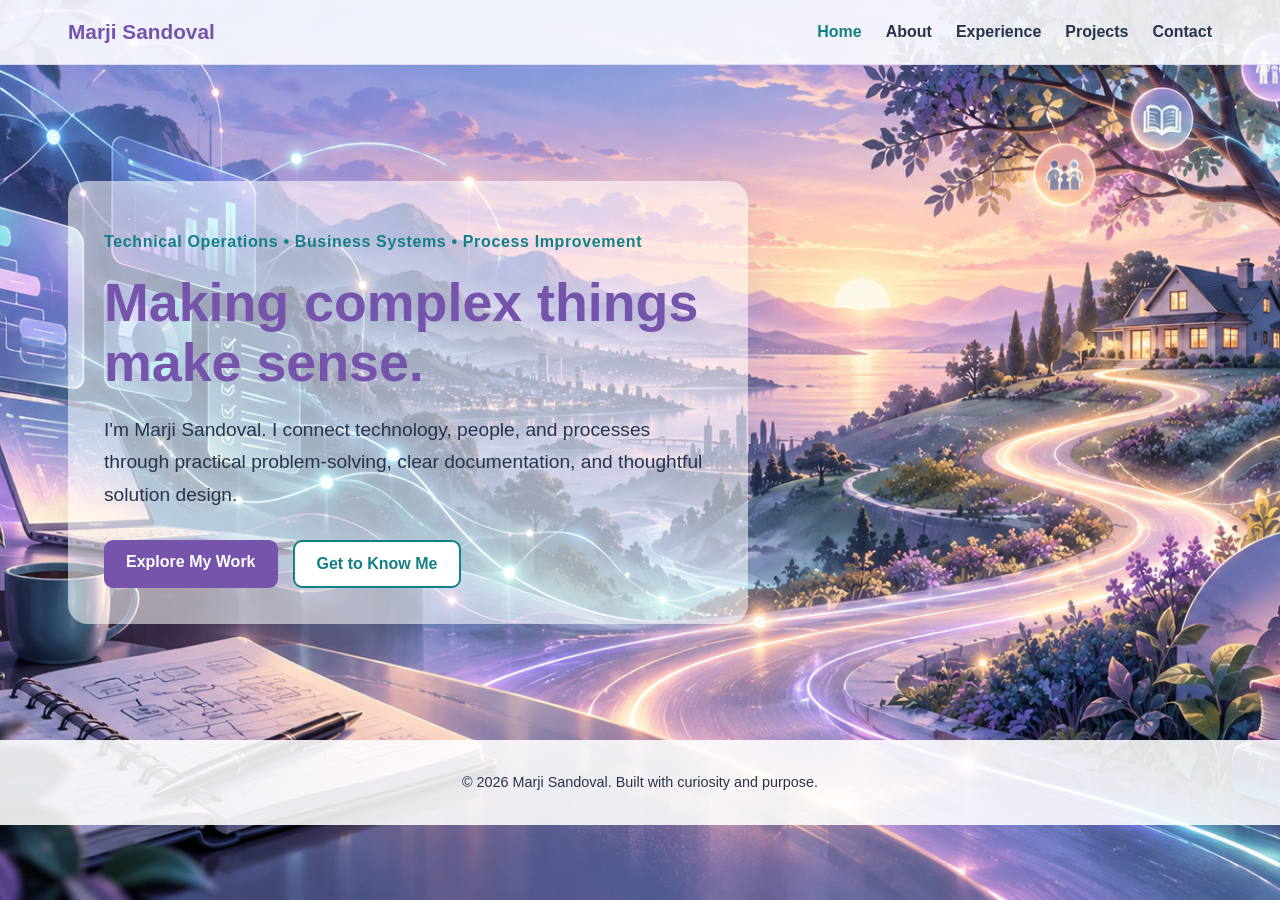
<file: index.html>
<!DOCTYPE html>
<html lang="en">
<head>
    <meta charset="UTF-8">
    <meta name="viewport" content="width=device-width, initial-scale=1.0">
    <meta name="description" content="Marji Sandoval's professional portfolio showcasing technical operations, business systems, documentation, and process improvement.">
    <title>Marji Sandoval | Professional Portfolio</title>
    <link rel="stylesheet" href="css/style.css">
</head>
<body>

    <header class="site-header">
        <nav class="navigation" aria-label="Main navigation">
            <a class="site-logo" href="index.html">Marji Sandoval</a>

            <div class="nav-links">
                <a class="active" href="index.html" aria-current="page">Home</a>
                <a href="about.html">About</a>
                <a href="experience.html">Experience</a>
                <a href="projects.html">Projects</a>
                <a href="contact.html">Contact</a>
            </div>
        </nav>
    </header>

    <main>
        <section class="hero">
            <div class="hero-content">
                <p class="eyebrow">Technical Operations • Business Systems • Process Improvement</p>

                <h1>Making complex things make sense.</h1>

                <p class="hero-description">
                    I'm Marji Sandoval. I connect technology, people, and processes
                    through practical problem-solving, clear documentation, and
                    thoughtful solution design.
                </p>

                <div class="hero-actions">
                    <a class="button button-primary" href="projects.html">Explore My Work</a>
                    <a class="button button-secondary" href="about.html">Get to Know Me</a>
                </div>
            </div>
        </section>
    </main>

    <footer class="site-footer">
        <p>&copy; 2026 Marji Sandoval. Built with curiosity and purpose.</p>
    </footer>

</body>
</html>
</file>
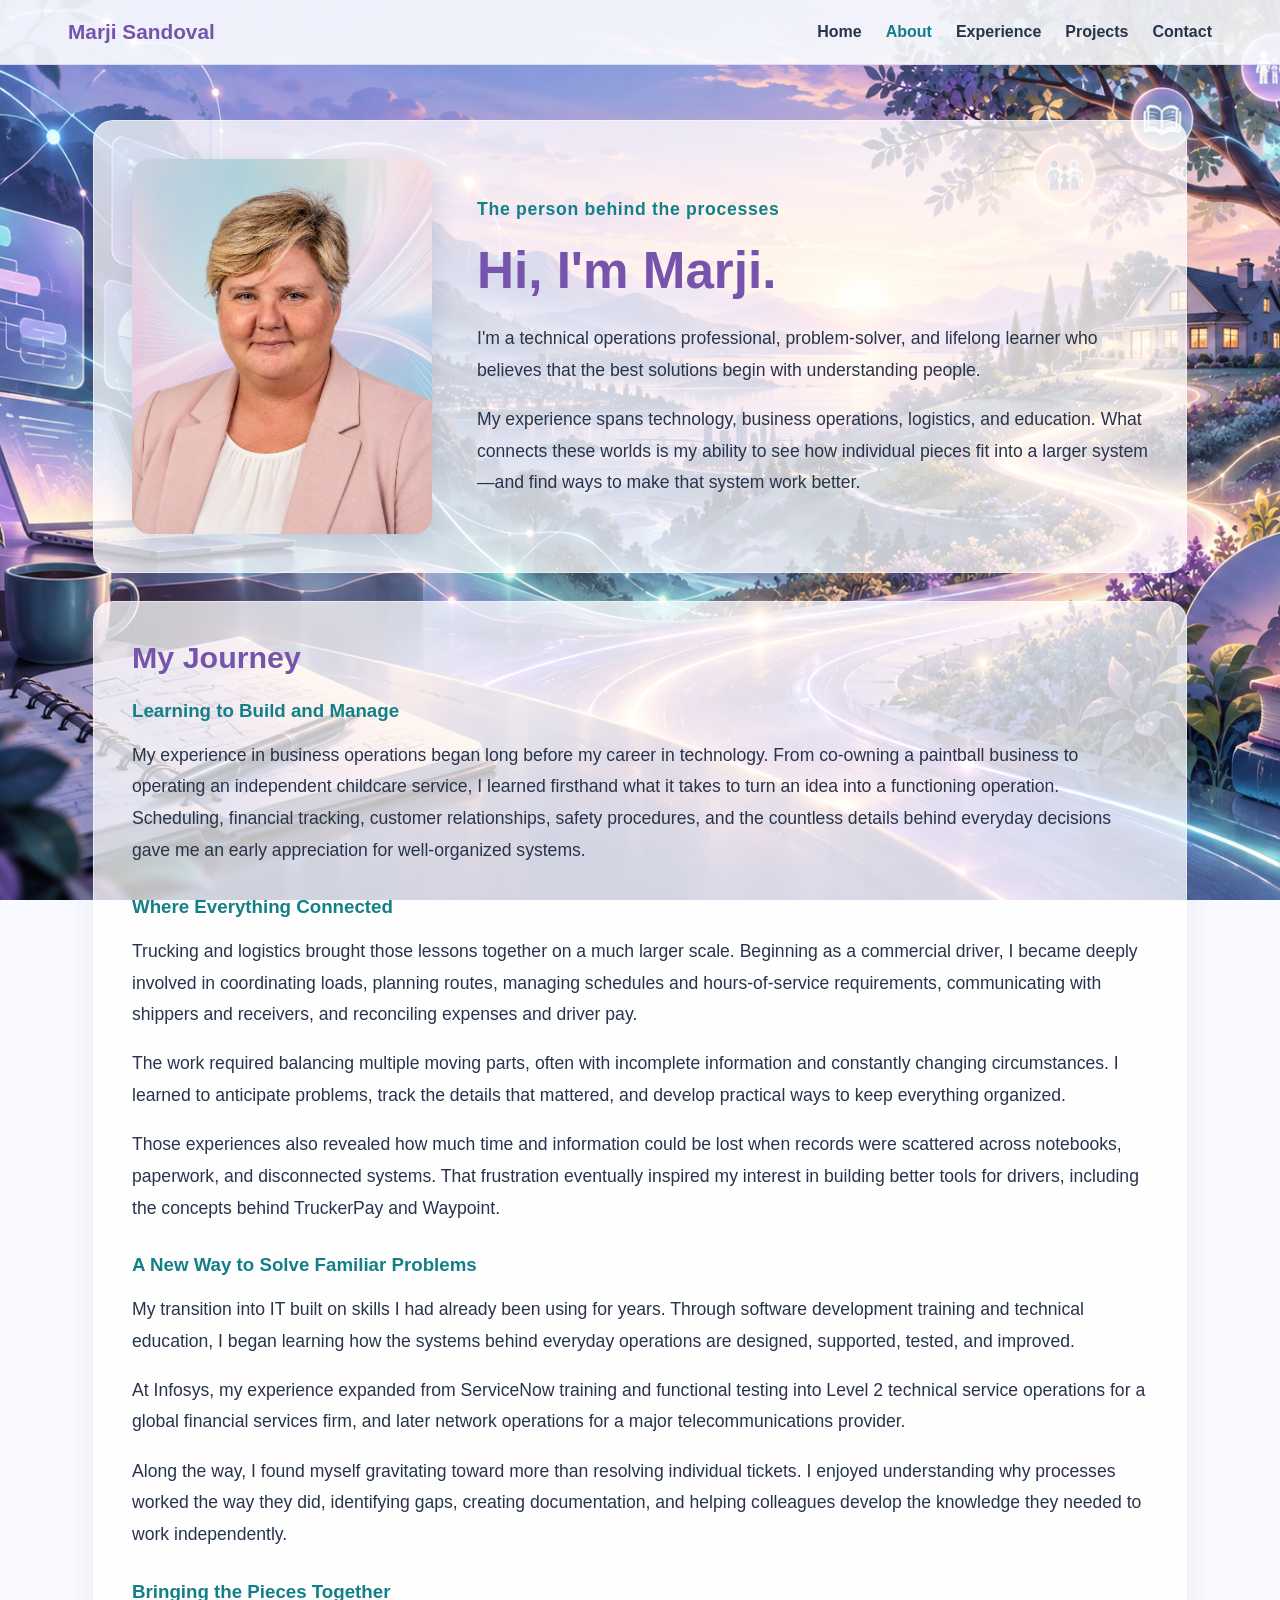
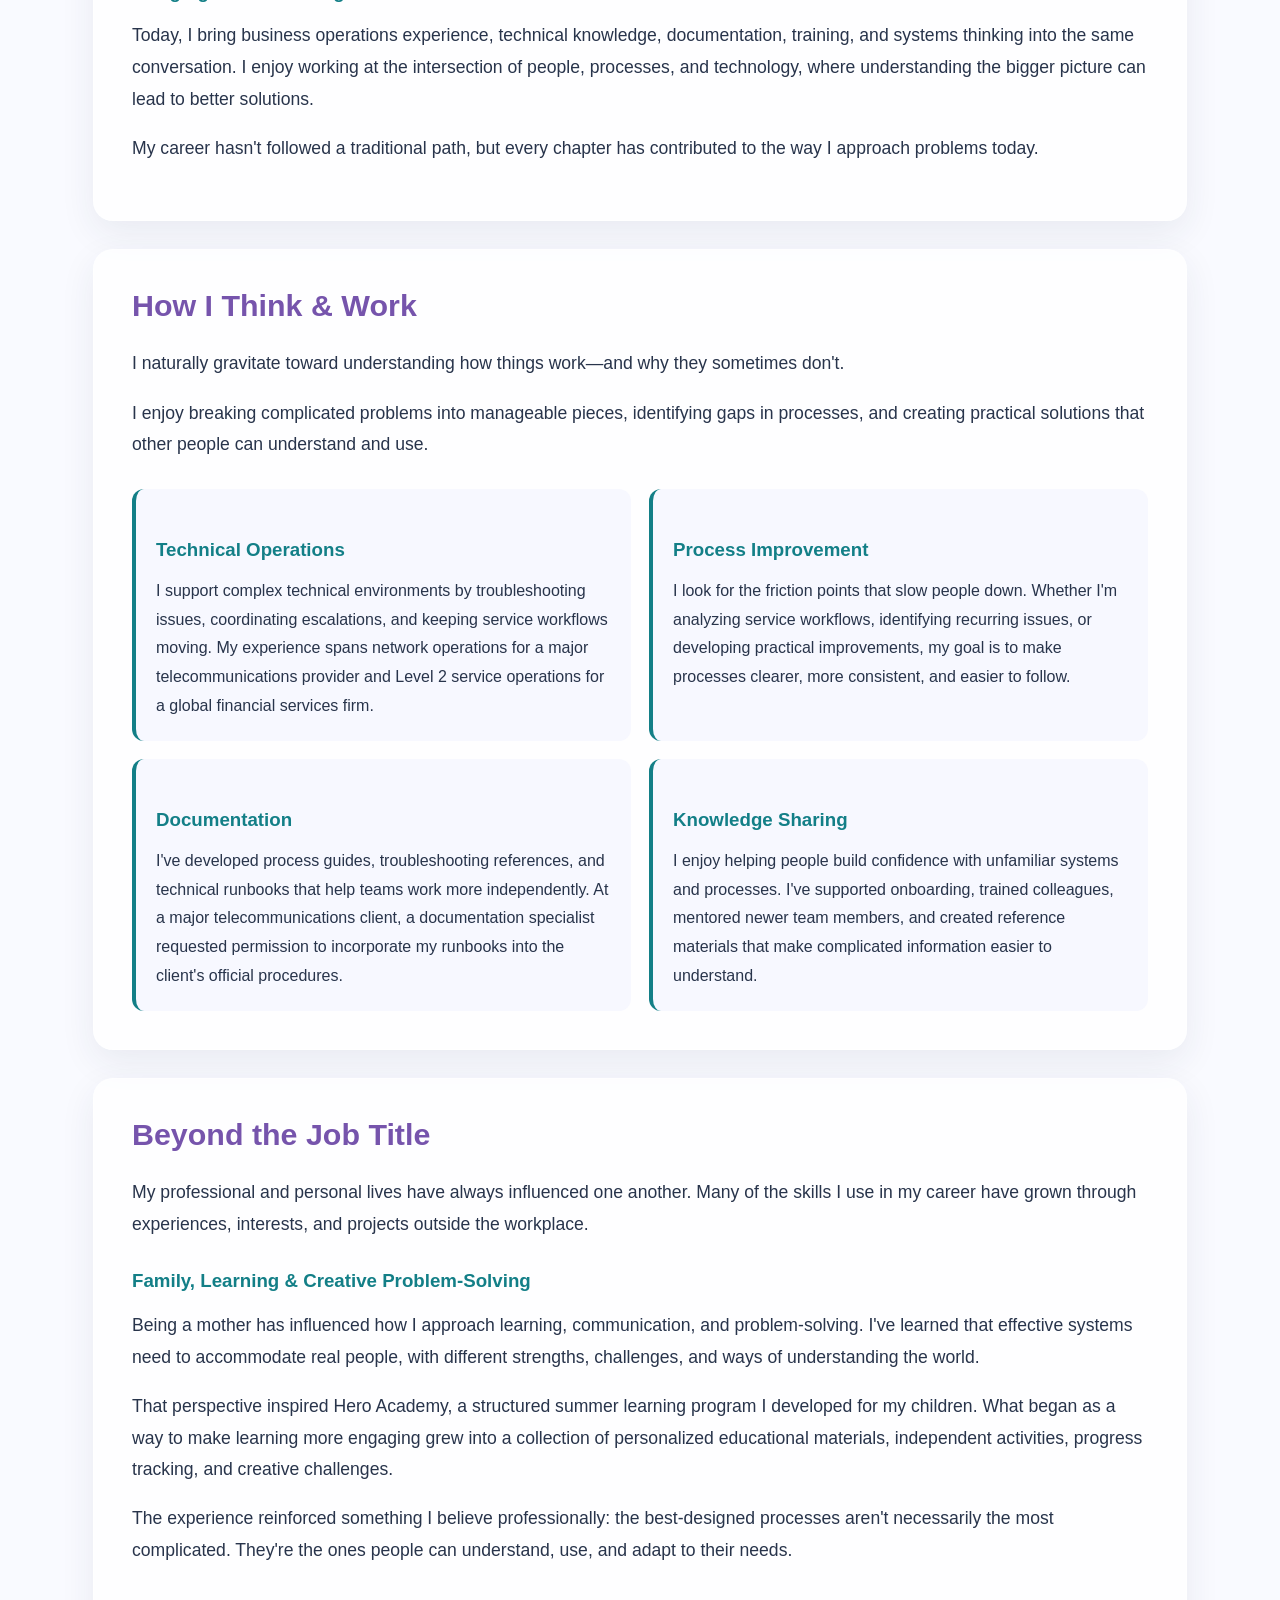
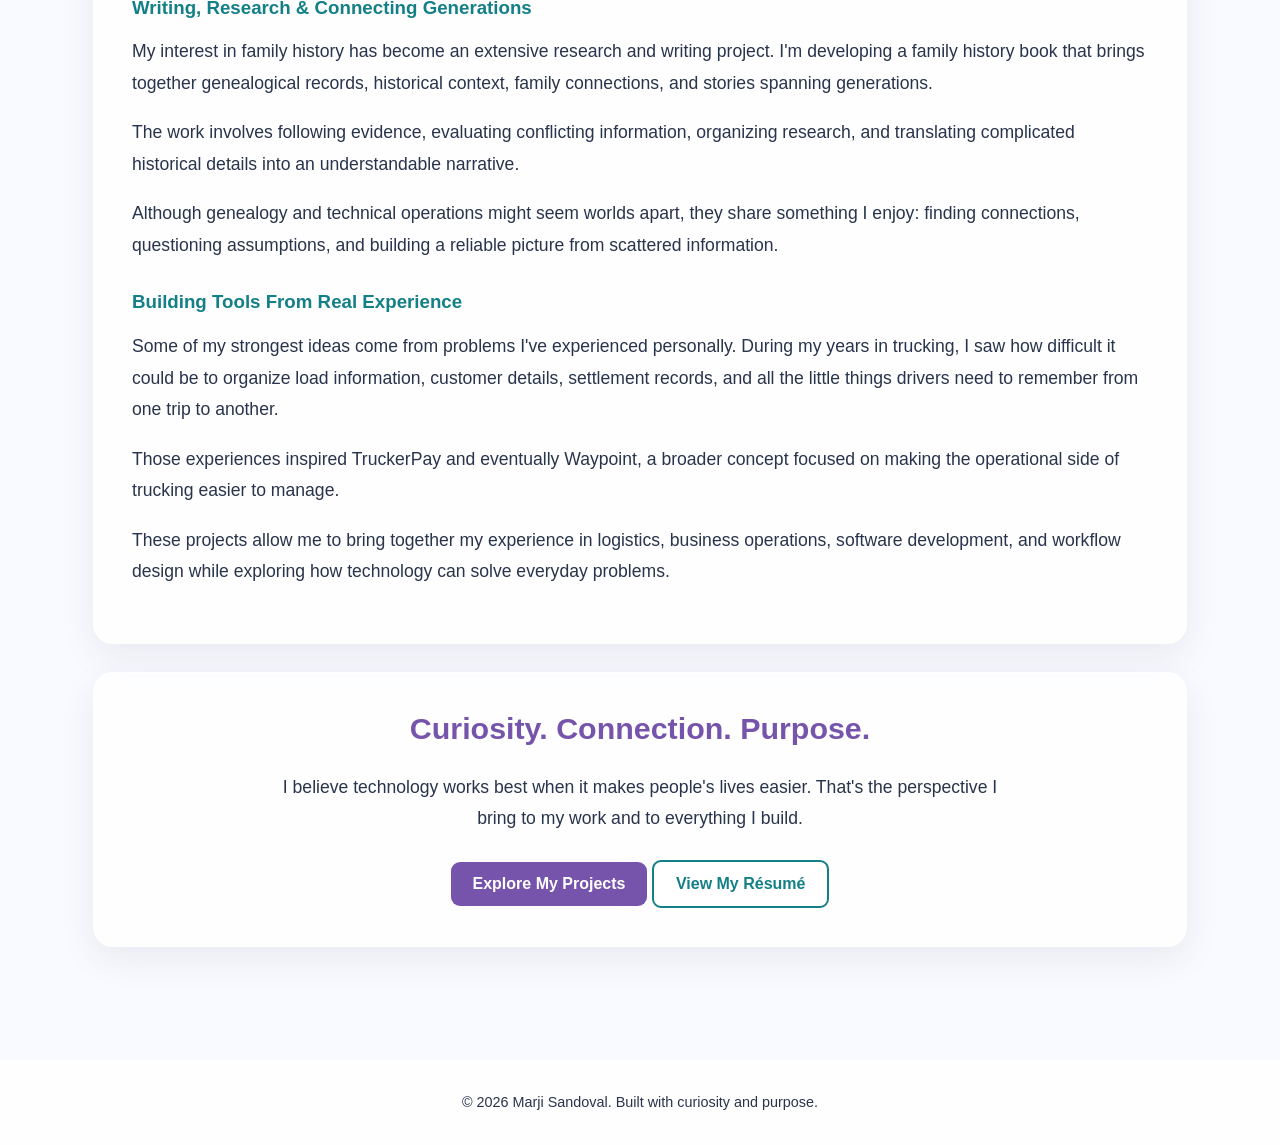
<file: about.html>
<!DOCTYPE html>
<html lang="en">
<head>
    <meta charset="UTF-8">
    <meta name="viewport" content="width=device-width, initial-scale=1.0">
    <meta name="description" content="Learn about Marji Sandoval's professional journey, technical operations experience, and approach to problem-solving.">
    <title>About Me | Marji Sandoval</title>
    <link rel="stylesheet" href="css/style.css">
</head>
<body>

    <header class="site-header">
        <nav class="navigation" aria-label="Main navigation">
            <a class="site-logo" href="index.html">Marji Sandoval</a>

            <div class="nav-links">
                <a href="index.html">Home</a>
                <a class="active" href="about.html" aria-current="page">About</a>
                <a href="experience.html">Experience</a>
                <a href="projects.html">Projects</a>
                <a href="contact.html">Contact</a>
            </div>
        </nav>
    </header>

    <main class="about-page">

        <section class="about-intro glass-panel">
            <div class="about-photo">
                <img src="images/headshot.png"
                     alt="Portrait of Marji Sandoval">
            </div>

            <div class="about-welcome">
                <p class="eyebrow">The person behind the processes</p>
                <h1 class="about-title">Hi, I'm Marji.</h1>

                <p>
                    I'm a technical operations professional, problem-solver,
                    and lifelong learner who believes that the best
                    solutions begin with understanding people.
                </p>

                <p>
                    My experience spans technology, business operations,
                    logistics, and education. What connects these worlds
                    is my ability to see how individual pieces fit into
                    a larger system—and find ways to make that system
                    work better.
                </p>
            </div>
        </section>


        <section class="about-section glass-panel">
            <h2>My Journey</h2>

            <h3>Learning to Build and Manage</h3>
            <p>
                My experience in business operations began long before my
                career in technology. From co-owning a paintball business
                to operating an independent childcare service, I learned
                firsthand what it takes to turn an idea into a functioning
                operation. Scheduling, financial tracking, customer
                relationships, safety procedures, and the countless
                details behind everyday decisions gave me an early
                appreciation for well-organized systems.
            </p>

            <h3>Where Everything Connected</h3>
            <p>
                Trucking and logistics brought those lessons together on
                a much larger scale. Beginning as a commercial driver,
                I became deeply involved in coordinating loads, planning
                routes, managing schedules and hours-of-service requirements,
                communicating with shippers and receivers, and reconciling
                expenses and driver pay.
            </p>

            <p>
                The work required balancing multiple moving parts, often
                with incomplete information and constantly changing
                circumstances. I learned to anticipate problems, track
                the details that mattered, and develop practical ways
                to keep everything organized.
            </p>

            <p>
                Those experiences also revealed how much time and
                information could be lost when records were scattered
                across notebooks, paperwork, and disconnected systems.
                That frustration eventually inspired my interest in
                building better tools for drivers, including the
                concepts behind TruckerPay and Waypoint.
            </p>

            <h3>A New Way to Solve Familiar Problems</h3>
            <p>
                My transition into IT built on skills I had already
                been using for years. Through software development
                training and technical education, I began learning
                how the systems behind everyday operations are designed,
                supported, tested, and improved.
            </p>

            <p>
                At Infosys, my experience expanded from ServiceNow
                training and functional testing into Level 2 technical
                service operations for a global financial services firm,
                and later network operations for a major
                telecommunications provider.
            </p>

            <p>
                Along the way, I found myself gravitating toward more
                than resolving individual tickets. I enjoyed understanding
                why processes worked the way they did, identifying gaps,
                creating documentation, and helping colleagues develop
                the knowledge they needed to work independently.
            </p>

            <h3>Bringing the Pieces Together</h3>
            <p>
                Today, I bring business operations experience, technical
                knowledge, documentation, training, and systems thinking
                into the same conversation. I enjoy working at the
                intersection of people, processes, and technology, where
                understanding the bigger picture can lead to better
                solutions.
            </p>

            <p>
                My career hasn't followed a traditional path, but every
                chapter has contributed to the way I approach
                problems today.
            </p>
        </section>


        <section class="about-section glass-panel">
            <h2>How I Think &amp; Work</h2>

            <p>
                I naturally gravitate toward understanding how things
                work—and why they sometimes don't.
            </p>

            <p>
                I enjoy breaking complicated problems into manageable
                pieces, identifying gaps in processes, and creating
                practical solutions that other people can understand
                and use.
            </p>


            <div class="strength-grid">
                <div class="strength-card">
                    <h3>Technical Operations</h3>
                    <p>
                        I support complex technical environments by troubleshooting
                        issues, coordinating escalations, and keeping service
                        workflows moving. My experience spans network operations
                        for a major telecommunications provider and Level 2
                        service operations for a global financial services firm.
                    </p>
                </div>

                <div class="strength-card">
                    <h3>Process Improvement</h3>
                    <p>
                        I look for the friction points that slow people down.
                        Whether I'm analyzing service workflows, identifying
                        recurring issues, or developing practical improvements,
                        my goal is to make processes clearer, more consistent,
                        and easier to follow.
                    </p>
                </div>

                <div class="strength-card">
                    <h3>Documentation</h3>
                    <p>
                        I've developed process guides, troubleshooting references,
                        and technical runbooks that help teams work more
                        independently. At a major telecommunications client, a documentation specialist
                        requested permission to incorporate my runbooks into the
                        client's official procedures.
                    </p>
                </div>

                <div class="strength-card">
                    <h3>Knowledge Sharing</h3>
                    <p>
                        I enjoy helping people build confidence with unfamiliar
                        systems and processes. I've supported onboarding,
                        trained colleagues, mentored newer team members,
                        and created reference materials that make complicated
                        information easier to understand.
                    </p>
                </div>
            </div>
        </section>


        <section class="about-section glass-panel">
            <h2>Beyond the Job Title</h2>

            <p>
                My professional and personal lives have always influenced
                one another. Many of the skills I use in my career have
                grown through experiences, interests, and projects
                outside the workplace.
            </p>

            <h3>Family, Learning &amp; Creative Problem-Solving</h3>

            <p>
                Being a mother has influenced how I approach learning,
                communication, and problem-solving. I've learned that
                effective systems need to accommodate real people,
                with different strengths, challenges, and ways of
                understanding the world.
            </p>

            <p>
                That perspective inspired Hero Academy, a structured
                summer learning program I developed for my children.
                What began as a way to make learning more engaging
                grew into a collection of personalized educational
                materials, independent activities, progress tracking,
                and creative challenges.
            </p>

            <p>
                The experience reinforced something I believe
                professionally: the best-designed processes aren't
                necessarily the most complicated. They're the ones
                people can understand, use, and adapt to their needs.
            </p>

            <h3>Writing, Research &amp; Connecting Generations</h3>

            <p>
                My interest in family history has become an extensive
                research and writing project. I'm developing a family
                history book that brings together genealogical records,
                historical context, family connections, and stories
                spanning generations.
            </p>

            <p>
                The work involves following evidence, evaluating
                conflicting information, organizing research, and
                translating complicated historical details into
                an understandable narrative.
            </p>

            <p>
                Although genealogy and technical operations might
                seem worlds apart, they share something I enjoy:
                finding connections, questioning assumptions, and
                building a reliable picture from scattered information.
            </p>

            <h3>Building Tools From Real Experience</h3>

            <p>
                Some of my strongest ideas come from problems I've
                experienced personally. During my years in trucking,
                I saw how difficult it could be to organize load
                information, customer details, settlement records,
                and all the little things drivers need to remember
                from one trip to another.
            </p>

            <p>
                Those experiences inspired TruckerPay and eventually
                Waypoint, a broader concept focused on making the
                operational side of trucking easier to manage.
            </p>

            <p>
                These projects allow me to bring together my
                experience in logistics, business operations,
                software development, and workflow design while
                exploring how technology can solve everyday problems.
            </p>
        </section>



        <section class="about-closing glass-panel">
            <h2>Curiosity. Connection. Purpose.</h2>
            <p>
                I believe technology works best when it makes people's
                lives easier. That's the perspective I bring to my
                work and to everything I build.
            </p>

            <a class="button button-primary" href="projects.html">
                Explore My Projects
            </a>

            <a class="button button-secondary"
               href="documents/Marji_Sandoval_Resume.pdf"
               target="_blank"
               rel="noopener noreferrer">
                View My Résumé
            </a>
        </section>


    </main>

    <footer class="site-footer">
        <p>&copy; 2026 Marji Sandoval. Built with curiosity and purpose.</p>
    </footer>

</body>
</html>
</file>
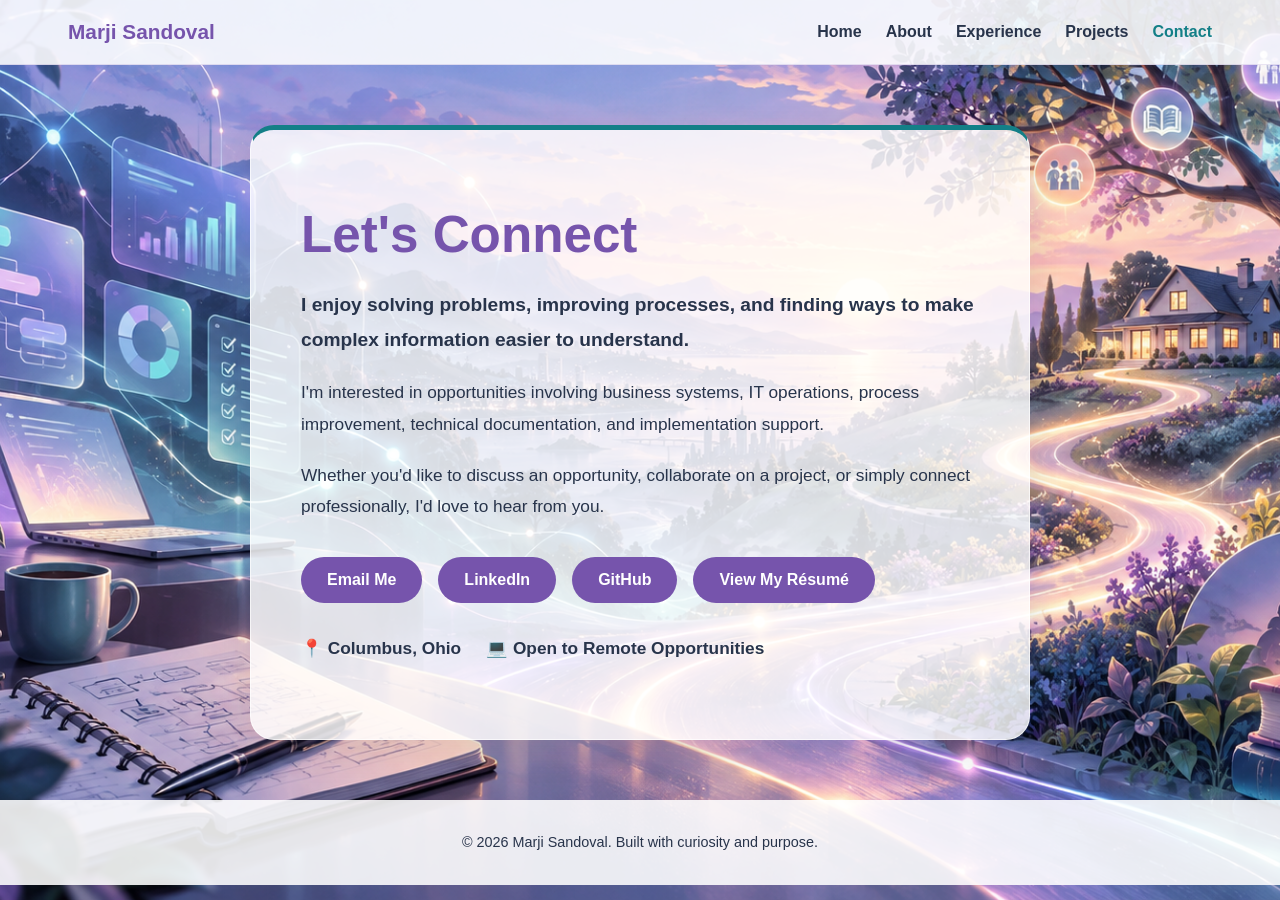
<file: contact.html>
<!DOCTYPE html>
<html lang="en">
<head>
    <meta charset="UTF-8">
    <meta name="viewport"
          content="width=device-width, initial-scale=1.0">

    <title>Contact | Marji Sandoval</title>

    <link rel="stylesheet" href="css/style.css">
</head>

<body>


    <header class="site-header">
        <nav class="navigation" aria-label="Main navigation">
            <a class="site-logo" href="index.html">Marji Sandoval</a>

            <div class="nav-links">
                <a href="index.html">Home</a>
                <a href="about.html">About</a>
                <a href="experience.html">Experience</a>
                <a href="projects.html">Projects</a>
                <a class="active" href="contact.html"
                   aria-current="page">Contact</a>
            </div>
        </nav>
    </header>


    <main class="contact-page">

        <section class="contact-panel">

            <h1>Let's Connect</h1>

            <p class="contact-intro">
                I enjoy solving problems, improving processes,
                and finding ways to make complex information
                easier to understand.
            </p>

            <p>
                I'm interested in opportunities involving
                business systems, IT operations, process
                improvement, technical documentation,
                and implementation support.
            </p>

            <p>
                Whether you'd like to discuss an opportunity,
                collaborate on a project, or simply connect
                professionally, I'd love to hear from you.
            </p>

            <div class="contact-links">

                <a class="contact-link"
                   href="mailto:marji.sandoval@gmail.com">
                    Email Me
                </a>

                <a class="contact-link"
                   href="https://www.linkedin.com/in/marjorie-sandoval/"
                   target="_blank"
                   rel="noopener noreferrer">
                    LinkedIn
                </a>

                <a class="contact-link"
                   href="https://github.com/CodeHowler"
                   target="_blank"
                   rel="noopener noreferrer">
                    GitHub
                </a>



                <a class="contact-link"
                   href="documents/Marji_Sandoval_Resume.pdf"
                   target="_blank"
                   rel="noopener noreferrer">
                    View My Résumé
                </a>

            </div>

            <p class="contact-location">
                <span>📍 Columbus, Ohio</span>
                <span>💻 Open to Remote Opportunities</span>
            </p>

        </section>

    </main>

    <footer class="site-footer">
        <p>&copy; 2026 Marji Sandoval. Built with curiosity and purpose.</p>
    </footer>

</body>
</html>
</file>
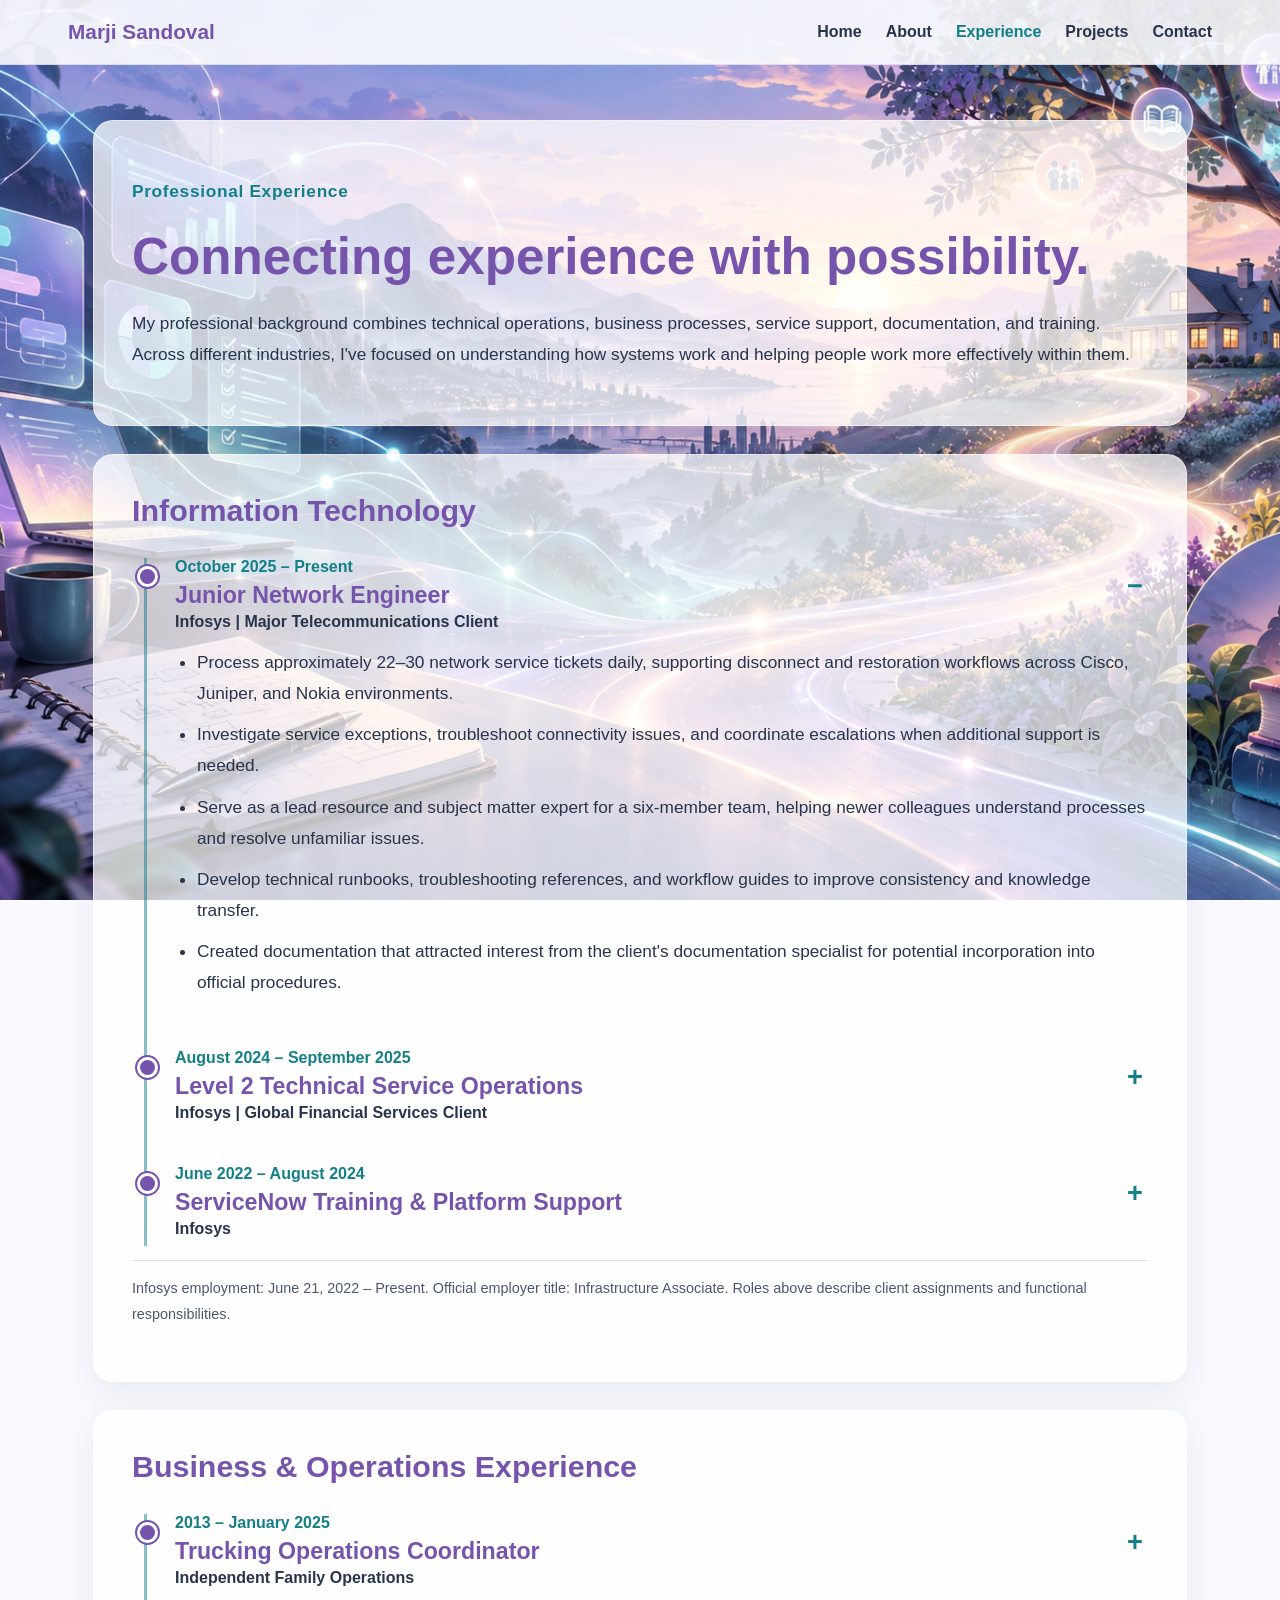
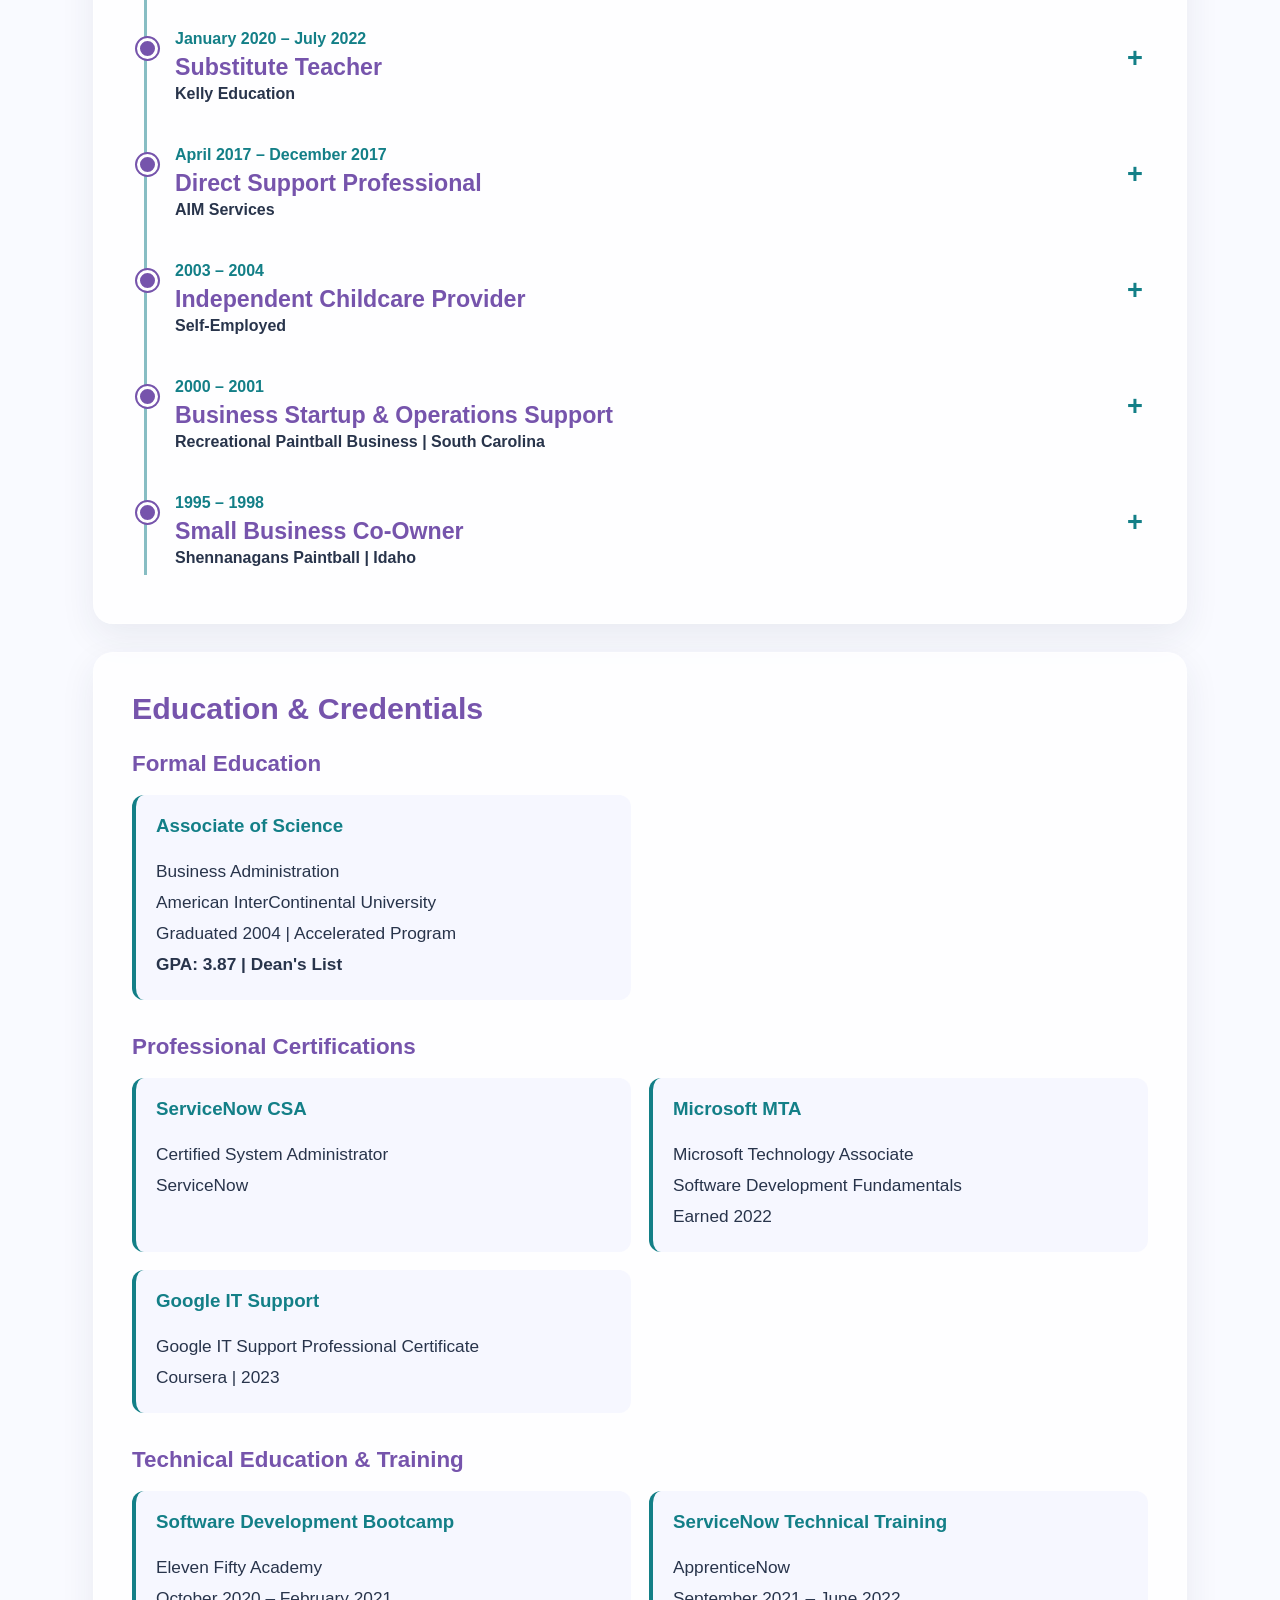
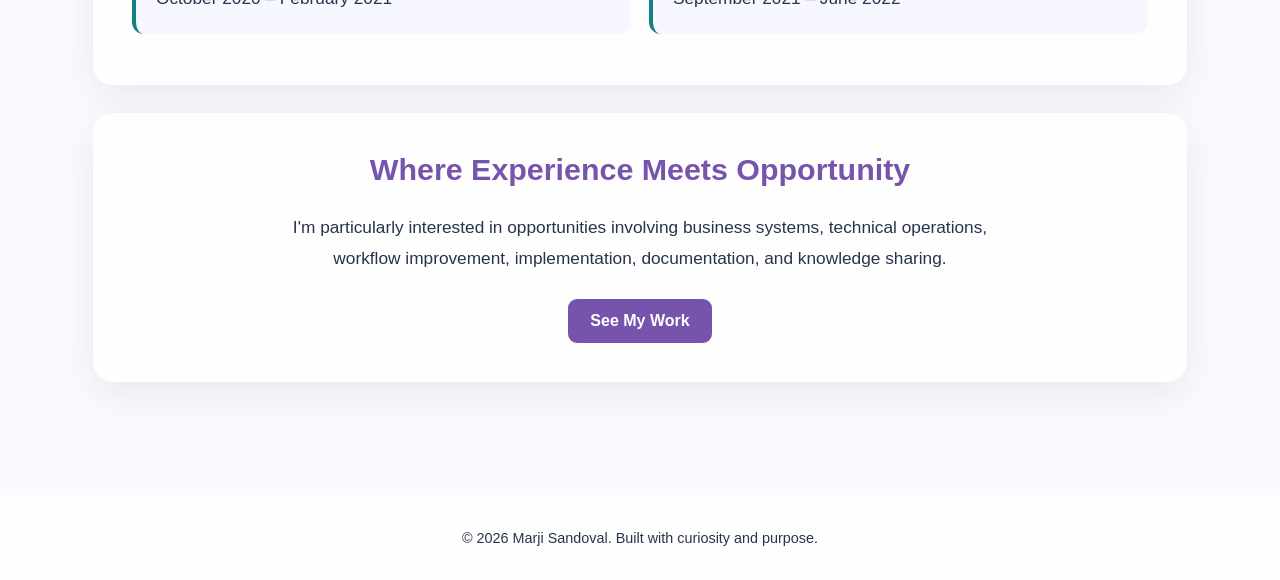
<file: experience.html>
<!DOCTYPE html>
<html lang="en">
<head>
    <meta charset="UTF-8">
    <meta name="viewport" content="width=device-width, initial-scale=1.0">
    <meta name="description"
          content="Explore Marji Sandoval's experience in technical operations, business systems, documentation, training, and logistics.">
    <title>Experience | Marji Sandoval</title>
    <link rel="stylesheet" href="css/style.css">
</head>

<body>
    <header class="site-header">
        <nav class="navigation" aria-label="Main navigation">
            <a class="site-logo" href="index.html">Marji Sandoval</a>

            <div class="nav-links">
                <a href="index.html">Home</a>
                <a href="about.html">About</a>
                <a class="active" href="experience.html"
                   aria-current="page">Experience</a>
                <a href="projects.html">Projects</a>
                <a href="contact.html">Contact</a>
            </div>
        </nav>
    </header>

    <main class="experience-page">

        <section class="glass-panel experience-intro">
            <p class="eyebrow">Professional Experience</p>
            <h1 class="experience-title">
                Connecting experience with possibility.
            </h1>
            <p>
                My professional background combines technical
                operations, business processes, service support,
                documentation, and training. Across different
                industries, I've focused on understanding how
                systems work and helping people work more
                effectively within them.
            </p>
        </section>


        <section class="glass-panel">
            <h2>Information Technology</h2>

            <div class="timeline">


                <article class="timeline-item">
                    <details class="career-details" open>
                        <summary>
                            <span class="experience-date">
                                October 2025 – Present
                            </span>
                            <span class="career-job-title">
                                Junior Network Engineer
                            </span>
                            <span class="career-company">
                                Infosys | Major Telecommunications Client
                            </span>
                        </summary>

                        <div class="career-description">
                            <ul>
                                <li>
                                    Process approximately 22–30 network service
                                    tickets daily, supporting disconnect and
                                    restoration workflows across Cisco,
                                    Juniper, and Nokia environments.
                                </li>
                                <li>
                                    Investigate service exceptions, troubleshoot
                                    connectivity issues, and coordinate
                                    escalations when additional support is needed.
                                </li>
                                <li>
                                    Serve as a lead resource and subject matter
                                    expert for a six-member team, helping newer
                                    colleagues understand processes and resolve
                                    unfamiliar issues.
                                </li>
                                <li>
                                    Develop technical runbooks, troubleshooting
                                    references, and workflow guides to improve
                                    consistency and knowledge transfer.
                                </li>
                                <li>
                                    Created documentation that attracted interest
                                    from the client's documentation specialist
                                    for potential incorporation into official
                                    procedures.
                                </li>
                            </ul>
                        </div>
                    </details>
                </article>



                <article class="timeline-item">
                    <details class="career-details">
                        <summary>
                            <span class="experience-date">
                                August 2024 – September 2025
                            </span>
                            <span class="career-job-title">
                                Level 2 Technical Service Operations
                            </span>
                            <span class="career-company">
                                Infosys | Global Financial Services Client
                            </span>
                        </summary>

                        <div class="career-description">
                            <ul>
                                <li>
                                    Supported Level 2 service operations,
                                    incident resolution, secure file-transfer
                                    workflows, and SLA-driven requests.
                                </li>
                                <li>
                                    Worked with FTP/SFTP and PGP-related
                                    procedures in a controlled financial
                                    services environment.
                                </li>
                                <li>
                                    Coordinated escalations and operational
                                    issues across teams, including support
                                    for time-sensitive and after-hours situations.
                                </li>
                                <li>
                                    Authored ten process and training documents
                                    to standardize procedures and assist
                                    team members.
                                </li>
                                <li>
                                    Supported team onboarding, knowledge
                                    transfer, and mentoring, including guidance
                                    for colleagues assuming additional
                                    responsibilities.
                                </li>
                            </ul>
                        </div>
                    </details>
                </article>



                <article class="timeline-item">
                    <details class="career-details">
                        <summary>
                            <span class="experience-date">
                                June 2022 – August 2024
                            </span>
                            <span class="career-job-title">
                                ServiceNow Training &amp; Platform Support
                            </span>
                            <span class="career-company">
                                Infosys
                            </span>
                        </summary>

                        <div class="career-description">
                            <ul>
                                <li>
                                    Completed extensive ServiceNow platform
                                    training and professional development
                                    focused on IT service management.
                                </li>
                                <li>
                                    Participated in client-related functional
                                    testing, identifying defects and evaluating
                                    application behavior.
                                </li>
                                <li>
                                    Supported change-impact analysis, platform
                                    documentation, and selected service catalog
                                    configuration activities.
                                </li>
                                <li>
                                    Developed documentation for chatbot-related
                                    functionality and operational workflows.
                                </li>
                                <li>
                                    Earned the ServiceNow Certified System
                                    Administrator credential.
                                </li>
                            </ul>
                        </div>
                    </details>
                </article>


            </div>

            <p class="experience-note">
                Infosys employment: June 21, 2022 – Present.
                Official employer title: Infrastructure Associate.
                Roles above describe client assignments and
                functional responsibilities.
            </p>
        </section>



        <section class="glass-panel">
            <h2>Business &amp; Operations Experience</h2>

            <div class="timeline">

                <!-- TRUCKING OPERATIONS -->
                <article class="timeline-item">
                    <details class="career-details">
                        <summary>
                            <span class="experience-date">
                                2013 – January 2025
                            </span>
                            <span class="career-job-title">
                                Trucking Operations Coordinator
                            </span>
                            <span class="career-company">
                                Independent Family Operations
                            </span>
                        </summary>

                        <div class="career-description">
                            <ul>
                                <li>
                                    Coordinated load assignments, route planning,
                                    pickup and delivery schedules, and
                                    hours-of-service considerations.
                                </li>
                                <li>
                                    Communicated with shippers, receivers,
                                    and other parties to resolve scheduling,
                                    location, and operational issues.
                                </li>
                                <li>
                                    Maintained load histories, customer location
                                    information, trip notes, and supporting
                                    records for operational and financial reference.
                                </li>
                                <li>
                                    Tracked mileage, expenses, settlements, and
                                    driver compensation using spreadsheets,
                                    financial records, and supporting documentation.
                                </li>
                                <li>
                                    Reconciled settlement information and identified
                                    discrepancies in pay and operational expenses.
                                </li>
                                <li>
                                    Applied practical problem-solving to changing
                                    schedules, incomplete information, and
                                    unexpected transportation challenges.
                                </li>
                            </ul>

                            <p class="experience-note">
                                My responsibilities evolved over time. During the
                                earlier years, I coordinated daily trucking
                                operations, including load planning, routing,
                                scheduling, and customer communications. As my
                                career transitioned into IT, my involvement became
                                more focused on mileage tracking, settlement
                                reviews, and driver compensation records.
                            </p>
                        </div>
                    </details>
                </article>


                <!-- SUBSTITUTE TEACHING -->

                <article class="timeline-item">
                    <details class="career-details">
                        <summary>
                            <span class="experience-date">
                                January 2020 – July 2022
                            </span>
                            <span class="career-job-title">
                                Substitute Teacher
                            </span>
                            <span class="career-company">
                                Kelly Education
                            </span>
                        </summary>

                        <div class="career-description">
                            <ul>
                                <li>
                                    Delivered classroom instruction and
                                    supported established lesson plans
                                    in varied educational environments.
                                </li>
                                <li>
                                    Adapted communication and instructional
                                    approaches to different student needs
                                    and classroom situations.
                                </li>
                                <li>
                                    Maintained classroom routines,
                                    communicated expectations, and supported
                                    a productive learning environment.
                                </li>
                            </ul>
                        </div>
                    </details>
                </article>


                <!-- DIRECT SUPPORT -->

                <article class="timeline-item">
                    <details class="career-details">
                        <summary>
                            <span class="experience-date">
                                April 2017 – December 2017
                            </span>
                            <span class="career-job-title">
                                Direct Support Professional
                            </span>
                            <span class="career-company">
                                AIM Services
                            </span>
                        </summary>

                        <div class="career-description">
                            <ul>
                                <li>
                                    Provided individualized support to people
                                    with varying daily living and
                                    independence needs.
                                </li>
                                <li>
                                    Followed established support plans,
                                    procedures, and safety expectations.
                                </li>
                                <li>
                                    Used patient, adaptable communication
                                    to support individual needs and
                                    changing circumstances.
                                </li>
                            </ul>
                        </div>
                    </details>
                </article>


                <!-- CHILDCARE BUSINESS -->

                <article class="timeline-item">
                    <details class="career-details">
                        <summary>
                            <span class="experience-date">
                                2003 – 2004
                            </span>
                            <span class="career-job-title">
                                Independent Childcare Provider
                            </span>
                            <span class="career-company">
                                Self-Employed
                            </span>
                        </summary>

                        <div class="career-description">
                            <ul>
                                <li>
                                    Operated an independent childcare service
                                    supporting military families with varying
                                    scheduling requirements.
                                </li>
                                <li>
                                    Managed client communication, scheduling,
                                    billing, and daily business administration.
                                </li>
                                <li>
                                    Adapted services to changing family needs,
                                    including military duty and
                                    deployment-related schedules.
                                </li>
                            </ul>
                        </div>
                    </details>
                </article>


                <!-- PAINTBALL BUSINESS SUPPORT -->

                <article class="timeline-item">
                    <details class="career-details">
                        <summary>
                            <span class="experience-date">
                                2000 – 2001
                            </span>
                            <span class="career-job-title">
                                Business Startup &amp; Operations Support
                            </span>
                            <span class="career-company">
                                Recreational Paintball Business | South Carolina
                            </span>
                        </summary>

                        <div class="career-description">
                            <ul>
                                <li>
                                    Assisted business owners with startup
                                    planning, vendor coordination, and
                                    operational preparations.
                                </li>
                                <li>
                                    Supported field preparation,
                                    promotional activities, and the
                                    development of operating procedures.
                                </li>
                                <li>
                                    Helped prepare preliminary safety and
                                    liability documentation for
                                    professional legal review.
                                </li>
                            </ul>
                        </div>
                    </details>
                </article>


                <!-- PAINTBALL BUSINESS OWNERSHIP -->

                <article class="timeline-item">
                    <details class="career-details">
                        <summary>
                            <span class="experience-date">
                                1995 – 1998
                            </span>
                            <span class="career-job-title">
                                Small Business Co-Owner
                            </span>
                            <span class="career-company">
                                Shennanagans Paintball | Idaho
                            </span>
                        </summary>

                        <div class="career-description">
                            <ul>
                                <li>
                                    Co-owned and helped operate a
                                    recreational paintball business.
                                </li>
                                <li>
                                    Managed business administration,
                                    financial tracking, supplies,
                                    and daily operations.
                                </li>
                                <li>
                                    Coordinated customer activities,
                                    recreational events, and
                                    operational safety procedures.
                                </li>
                                <li>
                                    Developed business and safety
                                    documentation, including materials
                                    reviewed by licensed legal
                                    professionals.
                                </li>
                            </ul>
                        </div>
                    </details>
                </article>


            </div>
        </section>



        <section class="glass-panel">
            <h2>Education &amp; Credentials</h2>

            <h3 class="credential-heading">Formal Education</h3>

            <div class="credential-grid">

                <div class="credential-card">
                    <h3>Associate of Science</h3>
                    <p>
                        Business Administration<br>
                        American InterContinental University<br>
                        Graduated 2004 | Accelerated Program<br>
                        <strong>GPA: 3.87 | Dean's List</strong>
                    </p>
                </div>

            </div>

            <h3 class="credential-heading">
                Professional Certifications
            </h3>

            <div class="credential-grid">
                <div class="credential-card">
                    <h3>ServiceNow CSA</h3>
                    <p>
                        Certified System Administrator<br>
                        ServiceNow
                    </p>
                </div>

                <div class="credential-card">
                    <h3>Microsoft MTA</h3>
                    <p>
                        Microsoft Technology Associate<br>
                        Software Development Fundamentals<br>
                        Earned 2022
                    </p>
                </div>

                <div class="credential-card">
                    <h3>Google IT Support</h3>
                    <p>
                        Google IT Support Professional Certificate<br>
                        Coursera | 2023
                    </p>
                </div>
            </div>

            <h3 class="credential-heading">
                Technical Education &amp; Training
            </h3>

            <div class="credential-grid">
                <div class="credential-card">
                    <h3>Software Development Bootcamp</h3>
                    <p>
                        Eleven Fifty Academy<br>
                        October 2020 – February 2021
                    </p>
                </div>

                <div class="credential-card">
                    <h3>ServiceNow Technical Training</h3>
                    <p>
                        ApprenticeNow<br>
                        September 2021 – June 2022
                    </p>
                </div>
            </div>
        </section>


        <section class="glass-panel experience-closing">
            <h2>Where Experience Meets Opportunity</h2>
            <p>
                I'm particularly interested in opportunities
                involving business systems, technical operations,
                workflow improvement, implementation,
                documentation, and knowledge sharing.
            </p>
            <a class="button button-primary" href="projects.html">
                See My Work
            </a>
        </section>

    </main>

    <footer class="site-footer">
        <p>
            &copy; 2026 Marji Sandoval.
            Built with curiosity and purpose.
        </p>
    </footer>
</body>
</html>
</file>
<file: css/style.css>
:root {
    --purple: #7654ac;
    --teal: #137f87;
    --blue: #386da5;
    --ink: #28344b;
    --light: #f9faff;
}

* {
    box-sizing: border-box;
}

body {
    margin: 0;
    min-height: 100vh;
    font-family: "Segoe UI", Arial, sans-serif;
    color: var(--ink);
    background-color: var(--light);
    background-image: url("../images/background.png");
    background-position: center center;
    background-size: cover;
    background-repeat: no-repeat;
    background-attachment: fixed;
}

.site-header {
    background: rgba(255, 255, 255, 0.88);
    border-bottom: 1px solid rgba(118, 84, 172, 0.15);
}

.navigation {
    max-width: 1200px;
    margin: auto;
    padding: 20px 28px;
    display: flex;
    align-items: center;
    justify-content: space-between;
    gap: 20px;
    flex-wrap: wrap;
}

.site-logo {
    font-size: 1.3rem;
    font-weight: 700;
    color: var(--purple);
    text-decoration: none;
}

.nav-links {
    display: flex;
    gap: 24px;
    flex-wrap: wrap;
}

    .nav-links a {
        color: var(--ink);
        font-weight: 600;
        text-decoration: none;
    }

        .nav-links a:hover,
        .nav-links a.active {
            color: var(--teal);
        }

.hero {
    max-width: 1200px;
    margin: auto;
    min-height: 75vh;
    padding: 100px 28px;
    display: flex;
    align-items: center;
}

.hero-content {
    max-width: 680px;
    padding: 36px;
    border-radius: 20px;
    background: rgba(255, 255, 255, 0.55);
    box-shadow: 0 12px 40px rgba(56, 70, 110, 0.08);
}

.eyebrow {
    color: var(--teal);
    font-weight: 700;
    letter-spacing: 0.04em;
}

h1 {
    color: var(--purple);
    font-size: clamp(2.5rem, 4.2vw, 3.75rem);
    line-height: 1.1;
    margin: 22px 0;
}

.hero-description {
    font-size: 1.2rem;
    line-height: 1.7;
}

.hero-actions {
    display: flex;
    flex-wrap: wrap;
    gap: 15px;
    margin-top: 28px;
}

.button {
    display: inline-block;
    padding: 13px 22px;
    border-radius: 9px;
    font-weight: 700;
    text-decoration: none;
}

.button-primary {
    color: white;
    background: var(--purple);
}

.button-secondary {
    color: var(--teal);
    background: white;
    border: 2px solid var(--teal);
}

.button:hover {
    filter: brightness(0.94);
}

.site-footer {
    padding: 20px;
    text-align: center;
    background: rgba(255, 255, 255, 0.88);
    font-size: 0.9rem;
}

@media (max-width: 650px) {
    .navigation {
        justify-content: center;
    }

    .nav-links {
        justify-content: center;
        gap: 12px 20px;
    }

    .hero {
        padding: 50px 18px;
    }

    .hero-content {
        padding: 24px;
    }

    body {
        background-attachment: scroll;
    }
}

/* =========================
   ABOUT PAGE
   ========================= */

.about-page {
    max-width: 1150px;
    margin: 0 auto;
    padding: 55px 28px 85px;
}

.glass-panel {
    background: rgba(255, 255, 255, 0.75);
    border: 1px solid rgba(255, 255, 255, 0.45);
    border-radius: 20px;
    padding: 38px;
    margin-bottom: 28px;
    box-shadow: 0 12px 35px rgba(40, 52, 75, 0.08);
}

.about-intro {
    display: grid;
    grid-template-columns: 300px 1fr;
    align-items: center;
    gap: 45px;
}

.about-photo img {
    width: 100%;
    height: auto;
    display: block;
    border-radius: 18px;
    box-shadow: 0 8px 25px rgba(60, 70, 110, 0.15);
}

.about-title {
    font-size: clamp(2.4rem, 4vw, 3.5rem);
    margin: 16px 0 24px;
}

.about-page h2 {
    color: var(--purple);
    font-size: 1.9rem;
    margin-top: 0;
}

.about-page h3 {
    color: var(--teal);
}

.about-page p {
    font-size: 1.1rem;
    line-height: 1.8;
}

.strength-grid {
    display: grid;
    grid-template-columns: repeat(2, 1fr);
    gap: 18px;
    margin-top: 28px;
}

.strength-card {
    background: rgba(245, 246, 255, 0.78);
    border-left: 4px solid var(--teal);
    padding: 20px;
    border-radius: 12px;
}

    .strength-card h3 {
        margin-top: 0;
    }

    .strength-card p {
        margin-bottom: 0;
        font-size: 1rem;
    }

.about-closing {
    text-align: center;
}

    .about-closing p {
        max-width: 750px;
        margin: 0 auto 25px;
    }

@media (max-width: 750px) {
    .about-page {
        padding: 30px 16px;
    }

    .glass-panel {
        padding: 24px;
    }

    .about-intro {
        grid-template-columns: 1fr;
        gap: 24px;
    }

    .about-photo {
        max-width: 280px;
        margin: 0 auto;
    }

    .strength-grid {
        grid-template-columns: 1fr;
    }
}
/* Spacing between My Journey sections */
.about-section h3 {
    margin-top: 30px;
    margin-bottom: 12px;
}

.about-section h2 + h3 {
    margin-top: 12px;
}

/* =========================
   EXPERIENCE PAGE
   ========================= */

.experience-page {
    max-width: 1150px;
    margin: 0 auto;
    padding: 55px 28px 85px;
}

    .experience-page h2 {
        color: var(--purple);
        font-size: 1.9rem;
        margin-top: 0;
    }

.experience-title {
    font-size: clamp(2.3rem, 4vw, 3.5rem);
}

.experience-page p,
.experience-page li {
    font-size: 1.08rem;
    line-height: 1.8;
}

.timeline {
    position: relative;
    margin: 30px 0 10px 12px;
    padding-left: 28px;
    border-left: 3px solid rgba(19, 127, 135, 0.5);
}

.timeline-item {
    position: relative;
    padding: 0 0 35px;
}

    .timeline-item:last-child {
        padding-bottom: 0;
    }

    .timeline-item::before {
        content: "";
        position: absolute;
        left: -38px;
        top: 8px;
        width: 15px;
        height: 15px;
        border-radius: 50%;
        background: var(--purple);
        border: 3px solid white;
        box-shadow: 0 0 0 2px var(--purple);
    }

.experience-date {
    color: var(--teal);
    font-weight: 700;
    margin-bottom: 6px;
}

.timeline-item h3 {
    color: var(--purple);
    font-size: 1.45rem;
    margin: 0 0 4px;
}

.experience-company {
    font-weight: 600;
    margin: 0 0 15px;
}

.timeline-item ul {
    padding-left: 22px;
}

.timeline-item li {
    margin-bottom: 10px;
}

.experience-note {
    font-size: 0.9rem !important;
    color: #4c5870;
    border-top: 1px solid rgba(118, 84, 172, 0.2);
    padding-top: 15px;
}

.credential-grid {
    display: grid;
    grid-template-columns: repeat(2, 1fr);
    gap: 18px;
}

.credential-card {
    background: rgba(245, 246, 255, 0.82);
    border-left: 4px solid var(--teal);
    border-radius: 12px;
    padding: 20px;
}

    .credential-card h3 {
        color: var(--teal);
        margin-top: 0;
    }

    .credential-card p {
        margin-bottom: 0;
    }

.experience-closing {
    text-align: center;
}

    .experience-closing p {
        max-width: 750px;
        margin: 0 auto 25px;
    }

@media (max-width: 750px) {
    .experience-page {
        padding: 30px 16px;
    }

    .credential-grid {
        grid-template-columns: 1fr;
    }
}

/* Education section headings */
.credential-heading {
    color: var(--purple);
    font-size: 1.4rem;
    margin: 34px 0 18px;
}

.experience-page .credential-heading:first-of-type {
    margin-top: 12px;
}

.credential-grid {
    margin-bottom: 12px;
}


/* Expandable career timeline */

/*.career-details summary {
    cursor: pointer;
    list-style: none;
    padding: 8px 35px 12px 0;
    position: relative;
}

    .career-details summary::-webkit-details-marker {
        display: none;
    }

    .career-details summary::after {
        content: "+";
        position: absolute;
        right: 5px;
        top: 14px;
        font-size: 1.7rem;
        font-weight: bold;
        color: var(--teal);
    }

.career-details[open] summary::after {
    content: "−";
}

.career-details summary:hover .career-job-title {
    color: var(--teal);
}

.career-details summary:focus-visible {
    outline: 2px solid var(--teal);
    outline-offset: 4px;
    border-radius: 5px;
}

.career-details .experience-date {
    display: block;
    margin: 0 0 6px;
}

.career-job-title {
    display: block;
    color: var(--purple);
    font-size: 1.45rem;
    font-weight: 700;
    margin-bottom: 4px;
}

.career-company {
    display: block;
    color: var(--ink);
    font-weight: 600;
    margin-bottom: 8px;
}

.career-description {
    padding-top: 5px;
}*/

/* Expandable timeline - basic styling test */

.career-details summary {
    cursor: pointer;
}

.career-details .experience-date {
    display: block;
    color: var(--teal);
    font-weight: 700;
    margin-bottom: 6px;
}

.career-job-title {
    display: block;
    color: var(--purple);
    font-size: 1.45rem;
    font-weight: 700;
    margin-bottom: 4px;
}

.career-company {
    display: block;
    color: var(--ink);
    font-weight: 600;
    margin-bottom: 8px;
}

/* Expand and collapse indicators */

.career-details summary {
    position: relative;
    padding-right: 35px;
}

    .career-details summary::after {
        content: "+";
        position: absolute;
        right: 5px;
        top: 12px;
        font-size: 1.7rem;
        font-weight: bold;
        color: var(--teal);
    }

.career-details[open] summary::after {
    content: "−";
}
/* Hide the browser's default expand/collapse arrow */
.career-details summary {
    list-style: none;
}

    .career-details summary::-webkit-details-marker {
        display: none;
    }

/* =========================
   PROJECTS PAGE
   ========================= */

.projects-page {
    max-width: 1150px;
    margin: 0 auto;
    padding: 55px 28px 85px;
}

.projects-title {
    font-size: clamp(2.3rem, 4vw, 3.5rem);
}

.projects-intro p,
.projects-closing p {
    font-size: 1.1rem;
    line-height: 1.8;
}

.projects-grid {
    display: grid;
    grid-template-columns: repeat(2, minmax(0, 1fr));
    gap: 24px;
    align-items: start;
    margin-bottom: 28px;
}

/* Expand an open project across both columns */
@media (min-width: 751px) {
    .project-card:has(> .project-details[open]) {
        grid-column: 1 / -1;
    }

        .project-card:has(> .project-details[open]) .project-case-study {
            max-width: 900px;
            margin-left: auto;
            margin-right: auto;
        }
}

.project-card {
    background: rgba(255, 255, 255, 0.82);
    border: 1px solid rgba(255, 255, 255, 0.6);
    border-top: 5px solid var(--teal);
    border-radius: 20px;
    padding: 30px;
    box-shadow: 0 12px 35px rgba(40, 52, 75, 0.09);
}

.project-top {
    display: flex;
    flex-wrap: wrap;
    justify-content: space-between;
    align-items: center;
    gap: 10px;
}

.project-category {
    color: var(--teal);
    font-size: 0.84rem;
    font-weight: 700;
}

.project-status {
    background: #ede6fa;
    color: #65469c;
    border-radius: 30px;
    padding: 6px 12px;
    font-size: 0.78rem;
    font-weight: 700;
}

.project-symbol {
    display: grid;
    place-items: center;
    width: 58px;
    height: 58px;
    margin-top: 25px;
    border-radius: 16px;
    background: #ebe4fb;
    color: var(--purple);
    font-size: 1.8rem;
    font-weight: 700;
}

.project-card h2 {
    color: var(--purple);
    font-size: 1.8rem;
    margin: 18px 0 12px;
}

.project-card p {
    line-height: 1.7;
    font-size: 1.04rem;
}

.project-skills {
    color: var(--teal);
    font-size: 0.92rem !important;
    font-weight: 600;
}

.project-details {
    border-top: 1px solid rgba(118, 84, 172, 0.2);
    margin-top: 22px;
    padding-top: 15px;
}

    .project-details summary {
        color: var(--purple);
        cursor: pointer;
        font-weight: 700;
        padding: 8px 0;
    }

        .project-details summary:focus-visible {
            outline: 2px solid var(--teal);
            outline-offset: 4px;
        }

    .project-details h3 {
        color: var(--teal);
        font-size: 1.1rem;
        margin: 22px 0 8px;
    }

    .project-details p {
        margin-top: 0;
    }

.projects-closing {
    text-align: center;
}

    .projects-closing h2 {
        color: var(--purple);
    }

@media (max-width: 750px) {
    .projects-page {
        padding: 30px 16px;
    }

    .projects-grid {
        grid-template-columns: 1fr;
    }

    .project-card {
        padding: 24px;
    }
}

.project-image {
    display: block;
    width: 100%;
    max-width: 260px;
    height: auto;
    margin: 1rem auto 1.5rem;
    border-radius: 18px;
}
.truckerpay-image {
    max-width: 400px;
}

.hero-academy-image {
    max-width: 400px;
}

.family-history-image {
    max-width: 400px;
}

/* CONTACT PAGE */

.contact-page {
    min-height: 75vh;
    display: flex;
    justify-content: center;
    align-items: center;
    padding: 60px 24px;
}

.contact-panel {
    width: 100%;
    max-width: 780px;
    padding: 55px 50px;
    background: rgba(255, 255, 255, 0.82);
    border: 1px solid rgba(255, 255, 255, 0.65);
    border-top: 5px solid var(--teal);
    border-radius: 24px;
    box-shadow: 0 12px 35px rgba(25, 35, 70, 0.12);
}

    .contact-panel h1 {
        color: var(--purple);
        font-size: clamp(2.4rem, 4vw, 3.5rem);
        margin-bottom: 25px;
    }

    .contact-panel p {
        color: var(--ink);
        font-size: 1.08rem;
        line-height: 1.8;
        margin-bottom: 20px;
    }

    .contact-panel .contact-intro {
        font-size: 1.2rem;
        font-weight: 600;
    }

.contact-links {
    display: flex;
    flex-wrap: wrap;
    gap: 16px;
    margin-top: 35px;
}

.contact-link {
    display: inline-block;
    padding: 14px 26px;
    background: var(--purple);
    color: white;
    text-decoration: none;
    font-weight: 700;
    border-radius: 30px;
    transition: transform 0.2s, background 0.2s;
}

    .contact-link:hover {
        background: var(--teal);
        color: white;
        transform: translateY(-3px);
    }

@media (max-width: 600px) {
    .contact-panel {
        padding: 35px 25px;
    }

    .contact-links {
        flex-direction: column;
    }

    .contact-link {
        text-align: center;
    }
}

.contact-location {
    display: flex;
    flex-wrap: wrap;
    gap: 12px 25px;
    margin-top: 30px;
    color: var(--teal);
    font-size: 0.95rem;
    font-weight: 600;
}
</file>
